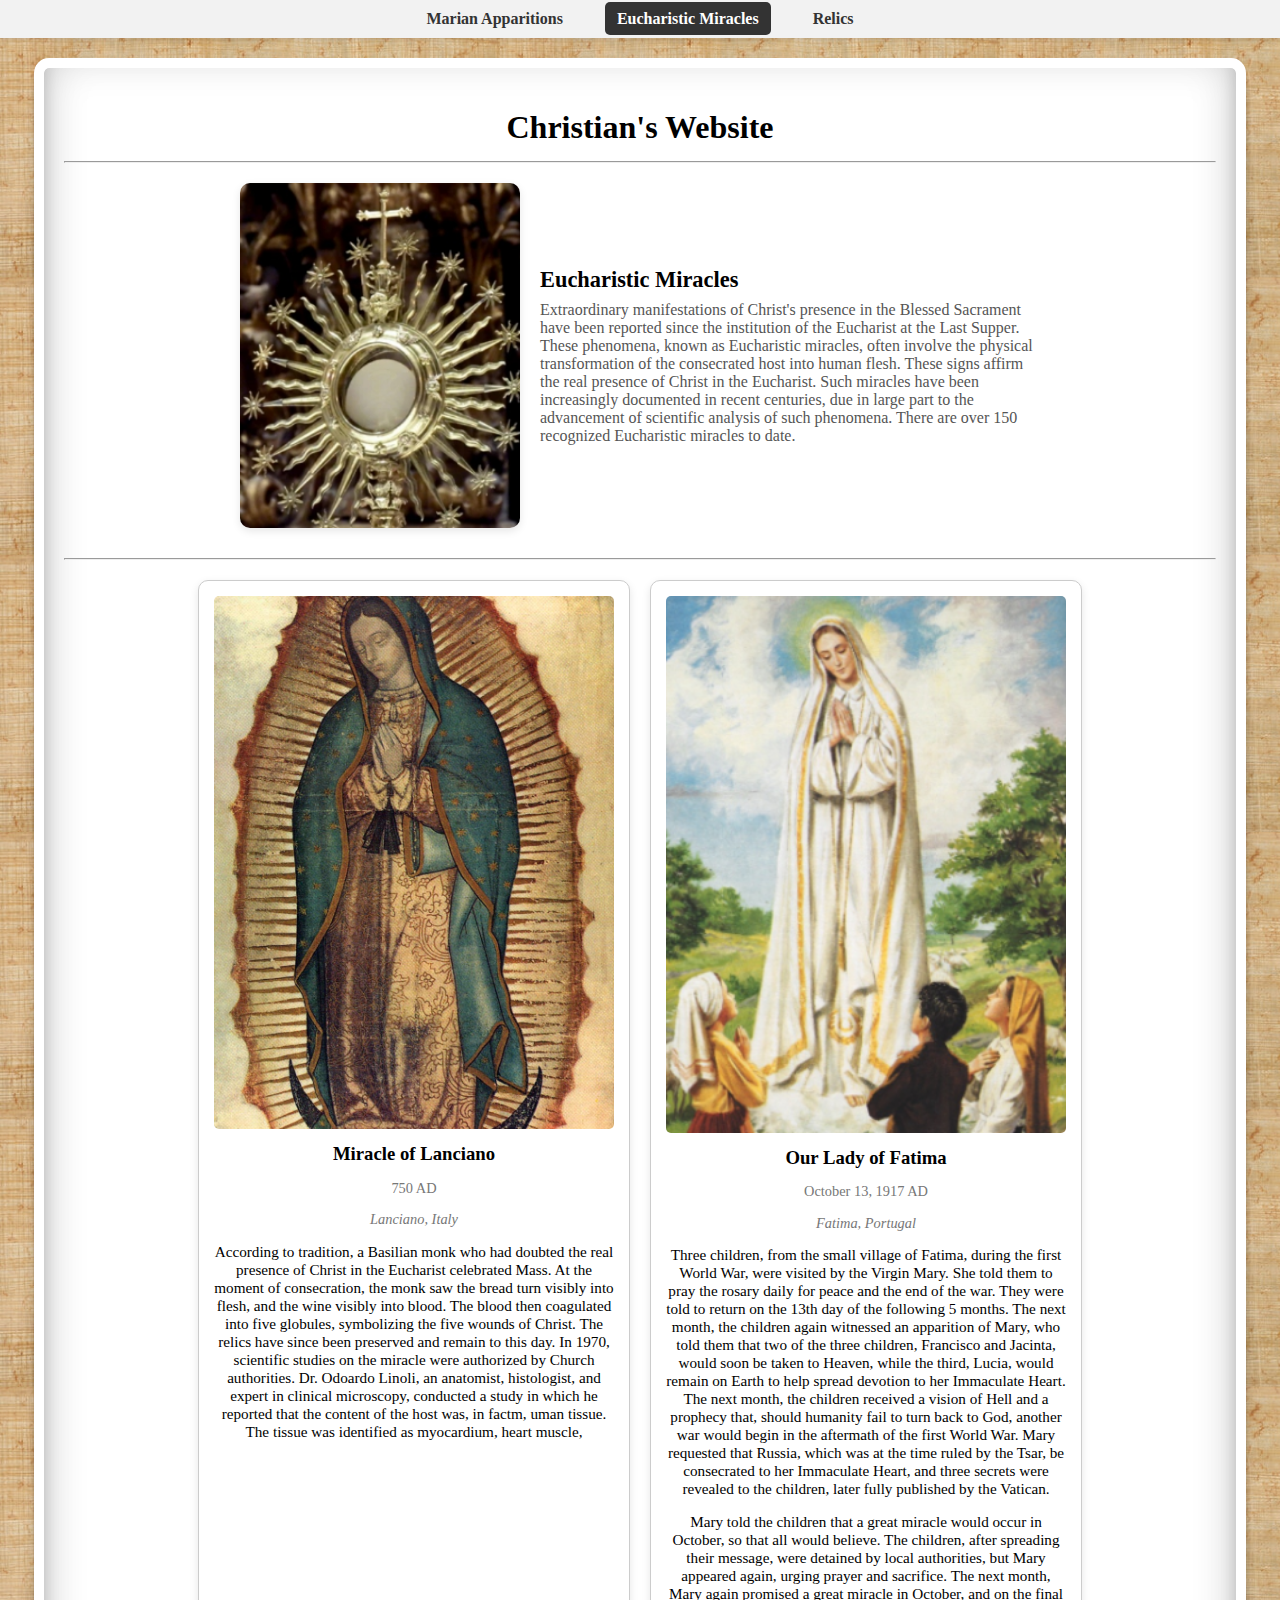
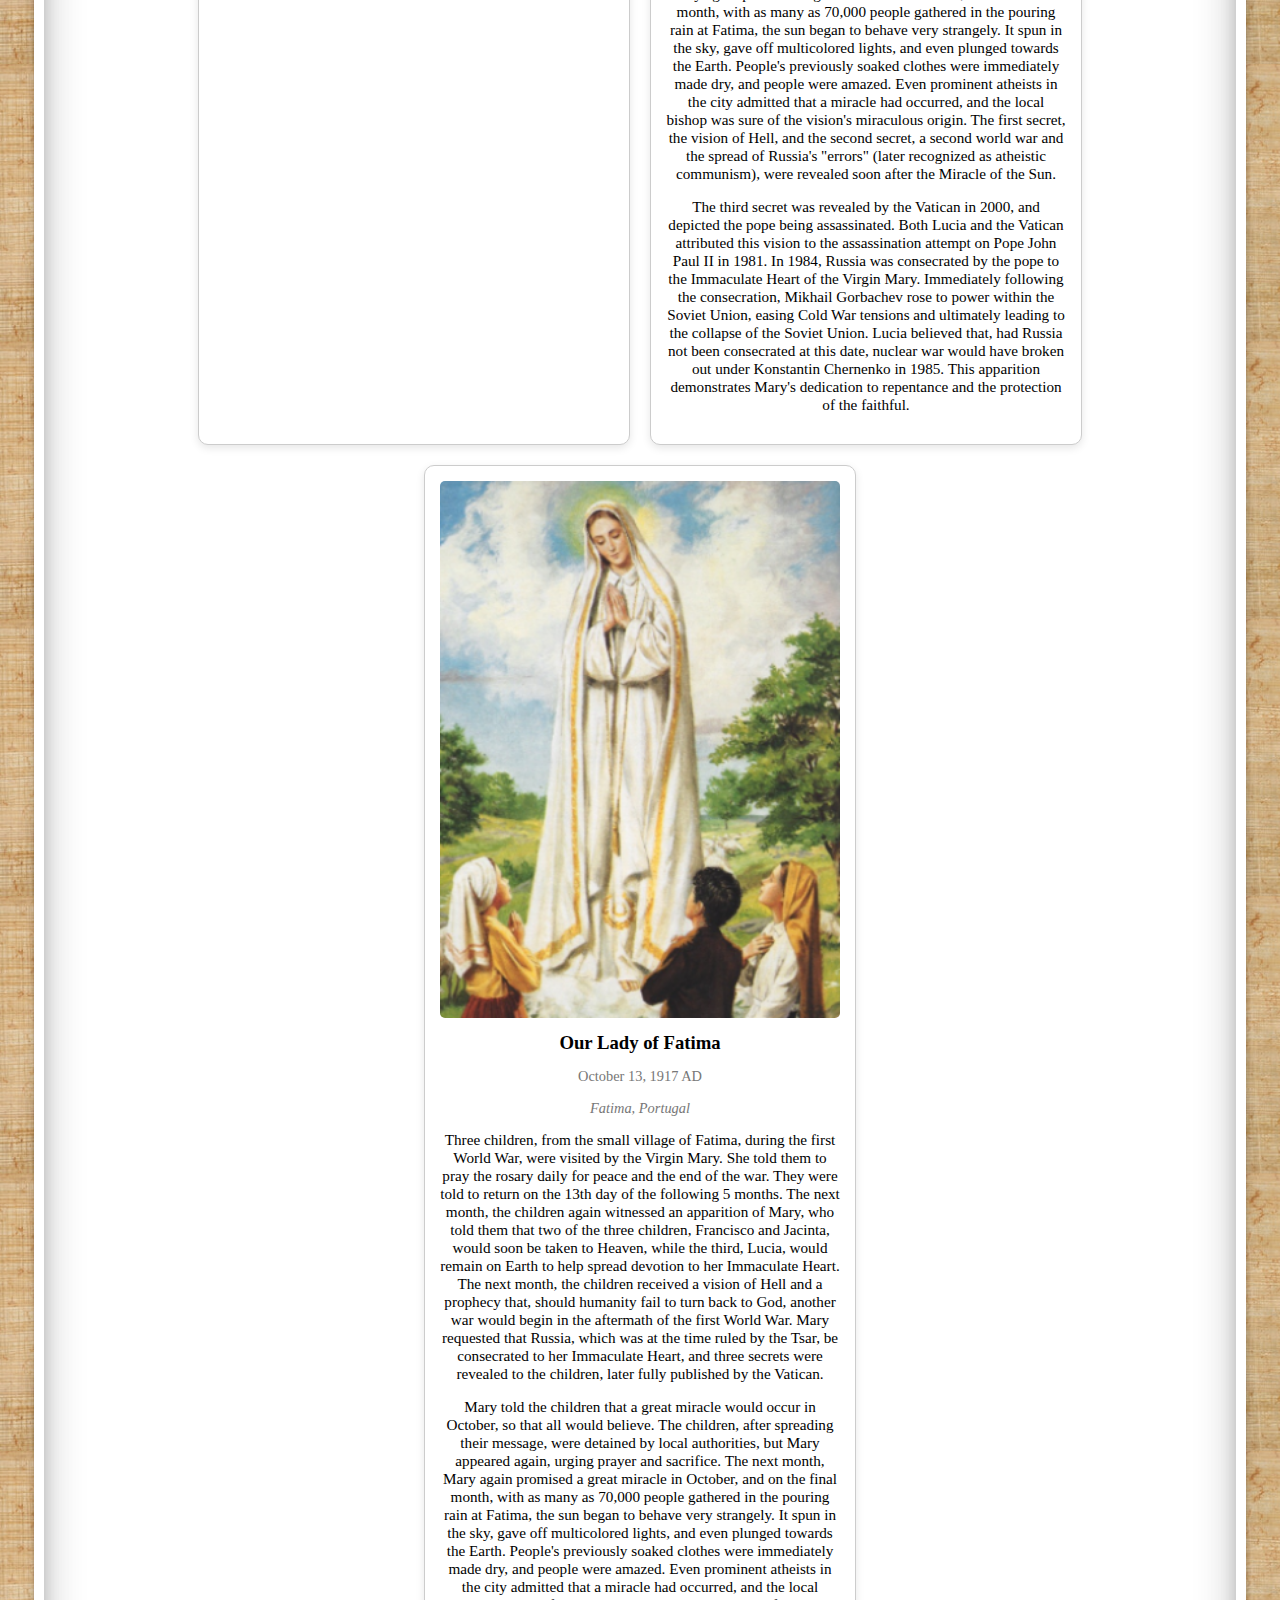
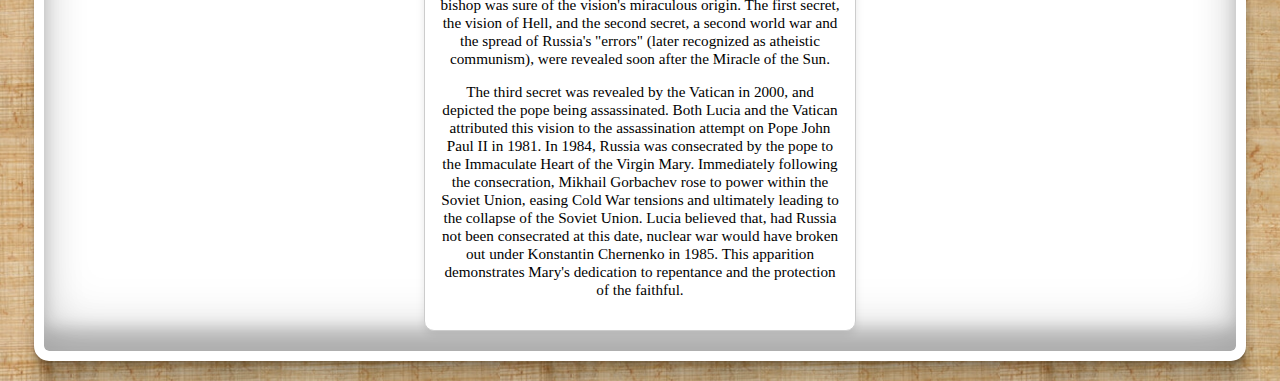
<file: eucharistic-miracles.html>
<!DOCTYPE html>
<html lang="en">

<head>
    <meta charset="UTF-8">
    <meta name="viewport" content="width=device-width, initial-scale=1.0">
    <title>Christian's Website</title>
    <link rel="stylesheet" href="style.css">
</head>

<body>
    
    <nav class="top-nav">
        <ul>
            <li><a href="index.html">Marian Apparitions</a></li>
            <li class="active"><a href="eucharistic-miracles.html">Eucharistic Miracles</a></li>
            <li><a href="notable-relics.html">Relics</a></li>
        </ul>
    </nav>

    <div class="main-container">
        
        <h1>Christian's Website</h1>
        <hr>
        <div class="info-section">
            <img src="250px-Our_Mother_of_Perpetual_Help (1).jpg" alt="Host">
            <div class="info-text">
                <h3>Eucharistic Miracles</h3>
                <p>Extraordinary manifestations of Christ's presence in the Blessed Sacrament have been reported since the institution of the Eucharist at the Last Supper. These phenomena, known as Eucharistic miracles, often involve the physical transformation of the consecrated host into human flesh. These signs affirm the real presence of Christ in the Eucharist. Such miracles have been increasingly documented in recent centuries, due in large part to the advancement of scientific analysis of such phenomena. There are over 150 recognized Eucharistic miracles to date.</p>
            </div>
        </div>
        <hr>
        <div class="content-grid">
            <div class="box wider-box">
                <img src="Snímek obrazovky 2025-11-14 183206.png" alt="Our Lady of Guadalupe">
                <h3>Miracle of Lanciano</h3>
                <p class="date">750 AD</p>
                <p class="date"><em>Lanciano, Italy</em></p>
                <p class="text">According to tradition, a Basilian monk who had doubted the real presence of Christ in the Eucharist celebrated Mass. At the moment of consecration, the monk saw the bread turn visibly into flesh, and the wine visibly into blood. The blood then coagulated into five globules, symbolizing the five wounds of Christ. The relics have since been preserved and remain to this day. In 1970, scientific studies on the miracle were authorized by Church authorities. Dr. Odoardo Linoli, an anatomist, histologist, and expert in clinical microscopy, conducted a study in which he reported that the content of the host was, in factm, uman tissue. The tissue was identified as myocardium, heart muscle,</p>
            </div>
            <div class="box wider-box">
                <img src="Snímek obrazovky 2025-11-16 103315.png" alt="Our Lady of Fatima">
                <h3>Our Lady of Fatima</h3>
                <p class="date">October 13, 1917 AD</p>
                <p class="date"><em>Fatima, Portugal</em></p>
                <p class="text">Three children, from the small village of Fatima, during the first World War, were visited by the Virgin Mary. She told them to pray the rosary daily for peace and the end of the war. They were told to return on the 13th day of the following 5 months. The next month, the children again witnessed an apparition of Mary, who told them that two of the three children, Francisco and Jacinta, would soon be taken to Heaven, while the third, Lucia, would remain on Earth to help spread devotion to her Immaculate Heart. The next month, the children received a vision of Hell and a prophecy that, should humanity fail to turn back to God, another war would begin in the aftermath of the first World War. Mary requested that Russia, which was at the time ruled by the Tsar, be consecrated to her Immaculate Heart, and three secrets were revealed to the children, later fully published by the Vatican.</p>
                <p class="text">Mary told the children that a great miracle would occur in October, so that all would believe. The children, after spreading their message, were detained by local authorities, but Mary appeared again, urging prayer and sacrifice. The next month, Mary again promised a great miracle in October, and on the final month, with as many as 70,000 people gathered in the pouring rain at Fatima, the sun began to behave very strangely. It spun in the sky, gave off multicolored lights, and even plunged towards the Earth. People's previously soaked clothes were immediately made dry, and people were amazed. Even prominent atheists in the city admitted that a miracle had occurred, and the local bishop was sure of the vision's miraculous origin. The first secret, the vision of Hell, and the second secret, a second world war and the spread of Russia's "errors" (later recognized as atheistic communism), were revealed soon after the Miracle of the Sun.</p>
                <p class="text">The third secret was revealed by the Vatican in 2000, and depicted the pope being assassinated. Both Lucia and the Vatican attributed this vision to the assassination attempt on Pope John Paul II in 1981. In 1984, Russia was consecrated by the pope to the Immaculate Heart of the Virgin Mary. Immediately following the consecration, Mikhail Gorbachev rose to power within the Soviet Union, easing Cold War tensions and ultimately leading to the collapse of the Soviet Union. Lucia believed that, had Russia not been consecrated at this date, nuclear war would have broken out under Konstantin Chernenko in 1985. This apparition demonstrates Mary's dedication to repentance and the protection of the faithful.</p>
            </div>
            <div class="box wider-box">
                <img src="Snímek obrazovky 2025-11-16 103315.png" alt="Our Lady of Fatima">
                <h3>Our Lady of Fatima</h3>
                <p class="date">October 13, 1917 AD</p>
                <p class="date"><em>Fatima, Portugal</em></p>
                <p class="text">Three children, from the small village of Fatima, during the first World War, were visited by the Virgin Mary. She told them to pray the rosary daily for peace and the end of the war. They were told to return on the 13th day of the following 5 months. The next month, the children again witnessed an apparition of Mary, who told them that two of the three children, Francisco and Jacinta, would soon be taken to Heaven, while the third, Lucia, would remain on Earth to help spread devotion to her Immaculate Heart. The next month, the children received a vision of Hell and a prophecy that, should humanity fail to turn back to God, another war would begin in the aftermath of the first World War. Mary requested that Russia, which was at the time ruled by the Tsar, be consecrated to her Immaculate Heart, and three secrets were revealed to the children, later fully published by the Vatican.</p>
                <p class="text">Mary told the children that a great miracle would occur in October, so that all would believe. The children, after spreading their message, were detained by local authorities, but Mary appeared again, urging prayer and sacrifice. The next month, Mary again promised a great miracle in October, and on the final month, with as many as 70,000 people gathered in the pouring rain at Fatima, the sun began to behave very strangely. It spun in the sky, gave off multicolored lights, and even plunged towards the Earth. People's previously soaked clothes were immediately made dry, and people were amazed. Even prominent atheists in the city admitted that a miracle had occurred, and the local bishop was sure of the vision's miraculous origin. The first secret, the vision of Hell, and the second secret, a second world war and the spread of Russia's "errors" (later recognized as atheistic communism), were revealed soon after the Miracle of the Sun.</p>
                <p class="text">The third secret was revealed by the Vatican in 2000, and depicted the pope being assassinated. Both Lucia and the Vatican attributed this vision to the assassination attempt on Pope John Paul II in 1981. In 1984, Russia was consecrated by the pope to the Immaculate Heart of the Virgin Mary. Immediately following the consecration, Mikhail Gorbachev rose to power within the Soviet Union, easing Cold War tensions and ultimately leading to the collapse of the Soviet Union. Lucia believed that, had Russia not been consecrated at this date, nuclear war would have broken out under Konstantin Chernenko in 1985. This apparition demonstrates Mary's dedication to repentance and the protection of the faithful.</p>
            </div>
        </div>
    </div>
</body>

</html>
</file>
<file: style.css>
body {
            font-family: 'Times New Roman', Times, serif;
            text-align: center;
            background-repeat: repeat;
            background-size: 500px;
            background-image: url("360_F_495712232_AUVLEd6sO0OyAaxDouhO9mszwroYEviz.jpg");
            margin: 0;
            padding: 0;
            cursor: crosshair;
        }

        .main-container {
            width: 90%;
            max-width: 1600px;
            margin: 20px auto;
            padding: 20px;
            background-color: #ffffff;
            border: 10px solid #ffffff;
            box-shadow: rgba(0, 0, 0, 0.17) 0px -23px 15px 0px inset,
                rgba(0, 0, 0, 0.15) 0px -10px 40px 0px inset,
                rgba(0, 0, 0, 0.1) 0px -29px 50px 0px inset,
                rgba(0, 0, 0, 0.06) 0px 2px 1px,
                rgba(0, 0, 0, 0.09) 0px 4px 2px,
                rgba(0, 0, 0, 0.09) 0px 8px 4px,
                rgba(0, 0, 0, 0.09) 0px 16px 8px,
                rgba(0, 0, 0, 0.09) 0px 32px 16px;
            border-radius: 15px;
        }

        h1,
        h2 {
            margin-bottom: 15px;
        }

        .content-grid {
            display: flex;
            flex-wrap: wrap;
            justify-content: center;
            gap: 20px;
            margin-top: 20px;
        }

        .box {
            border: 1px solid #ccc;
            padding: 15px;
            width: 220px;
            background-color: #fff;
            border-radius: 10px;
            box-shadow: 0px 3px 8px rgba(0, 0, 0, 0.1);
            transition: transform 0.2s, box-shadow 0.2s;
        }

        .box:hover {
            transform: translateY(-5px);
            box-shadow: 0px 6px 15px rgba(0, 0, 0, 0.15);
        }

        .box img {
            width: 100%;
            height: auto;
            border-radius: 5px;
        }

        .box h3 {
            margin: 10px 0 5px 0;
        }

        .box .date {
            font-size: 0.9em;
            color: #777;
        }

        .box .text {
            margin-top: 8px;
            font-size: 0.95em;
        }

.info-section {
    display: flex;
    align-items: center;
    justify-content: flex-start;
    gap: 20px;
    margin: 20px auto 30px auto;
    text-align: left;
    max-width: 800px;
}

.info-section img {
    width: 280px;
    height: auto;
    border-radius: 10px;
    box-shadow: 0px 3px 8px rgba(0, 0, 0, 0.1);
    flex-shrink: 0;
}

.info-text {
    display: flex;
    flex-direction: column;
    justify-content: center;
}

.info-text h3 {
    margin: 0 0 8px 0;
    font-size: 1.4em;
}

.info-text p {
    margin: 0;
    font-size: 1em;
    color: #555;
}

@media (max-width: 600px) {
    .info-section {
        flex-direction: column;
        text-align: center;
    }

    .info-section img {
        width: 100%;
        max-width: 300px;
    }

    .info-text {
        align-items: center;
    }
}

.wide-box {
    width: 500px;
    max-width: 90vw;
}

.wider-box {
    width: 400px;
    max-width: 90vw;
}

.bigbox {
            border: 1px solid #ccc;
            padding: 15px;
            width: 850px;
            background-color: #fff;
            border-radius: 10px;
            box-shadow: 0px 3px 8px rgba(0, 0, 0, 0.1);
            transition: transform 0.2s, box-shadow 0.2s;
        }

.gif {
    width: 200px;
    height: auto;
    border: none;
    border-radius: 0;
    box-shadow: none;
    margin: 0;
    align-self: flex-start;
    display: block;
}

.top-nav {
    background-color: #f2f2f2;
    padding: 10px 0;
    box-shadow: 0 2px 5px rgba(0,0,0,0.1);
}

.top-nav ul {
    list-style: none;
    margin: 0;
    padding: 0;
    display: flex;
    justify-content: center;
    gap: 30px;
}

.top-nav ul li a {
    text-decoration: none;
    color: #333;
    font-weight: bold;
    padding: 8px 12px;
    transition: background 0.3s, color 0.3s;
    border-radius: 5px;
}

.top-nav ul li a:hover {
    background-color: #ddd;
}

.top-nav ul li.active a {
    background-color: #333;
    color: #fff;
}

ul.key-topics {
    list-style: none;
    padding-left: 0;
}

ul.key-topics li::before {
    content: "• ";
    color: #333;
    font-weight: bold;
}
</file>
